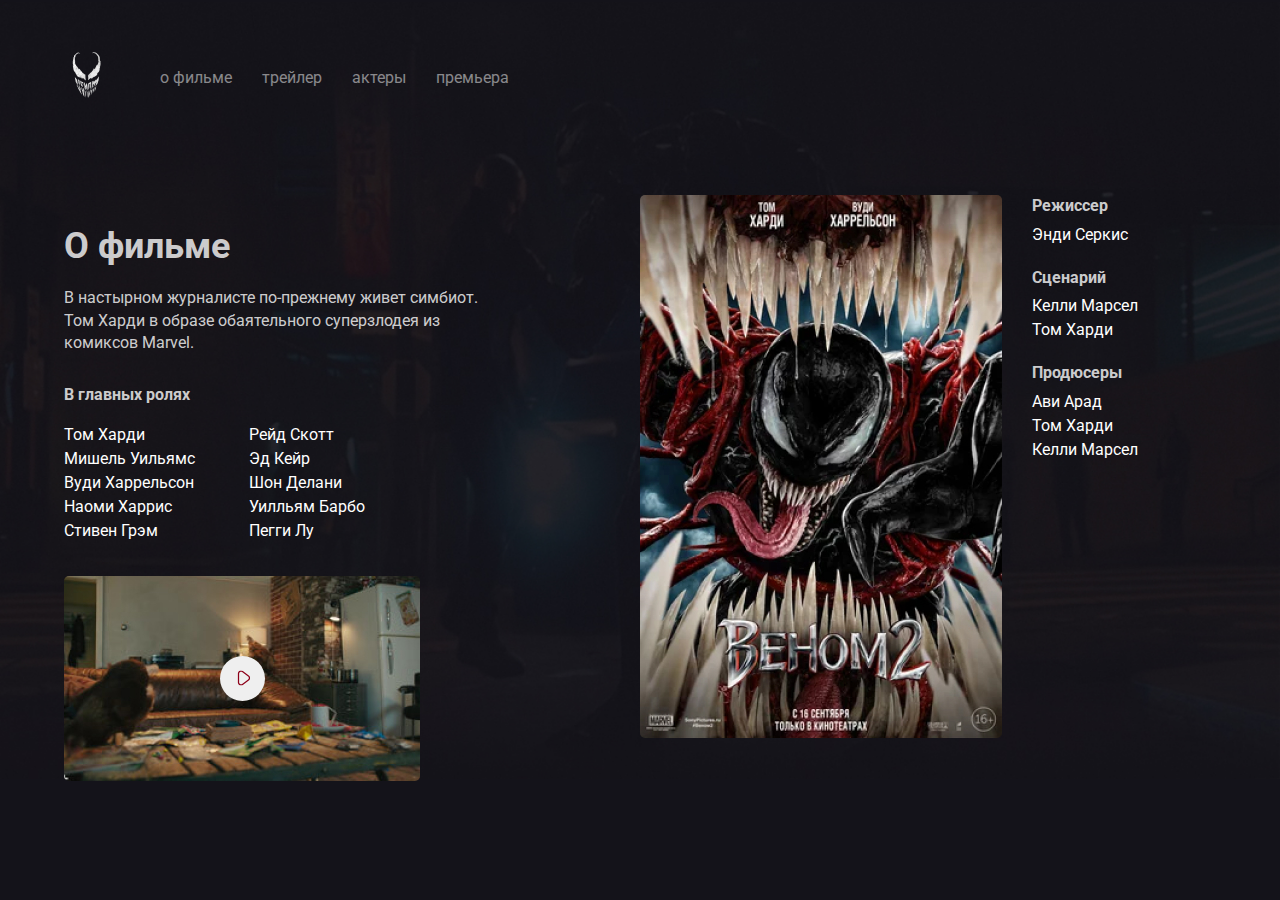
<file: about.html>
<!DOCTYPE html>
<html lang="ru">

<head>
  <meta charset="UTF-8" />
  <meta http-equiv="X-UA-Compatible" content="IE=edge" />
  <meta name="viewport" content="width=device-width, initial-scale=1.0" />
  <title>О фильме — Venom 2</title>
  <link rel="preconnect" href="https://fonts.gstatic.com" />
  <link href="https://fonts.googleapis.com/css2?family=Roboto:wght@400;700&display=swap" rel="stylesheet" />
  <link rel="stylesheet" href="css/normalize.css" />
  <link rel="stylesheet" href="css/style.css" />
</head>

<body class="primary-bg">
  <div class="container">
    <header class="header">
      <a href="/" class="logo-link">
        <img width="46" height="71" src="img/logo.png" alt="logo: venom" class="logo-image" />
      </a>
      <nav class="nav">
        <button class="menu-button">
          <span class="menu-button-text">меню</span>
          <img src="img/menu.svg" alt="icon: burger-menu" class="menu-button-icon" />
        </button>
        <button class="menu-close">
          <span class="menu-close-text">закрыть</span>
          <img src="img/arrow.svg" alt="icon: arrow right" class="menu-close-icon" />
        </button>
        <ul class="nav-menu">
          <li class="nav-menu-item">
            <a href="about.html" class="nav-menu-link">о фильме</a>
          </li>
          <li class="nav-menu-item">
            <a href="trailer.html" class="nav-menu-link">трейлер</a>
          </li>
          <li class="nav-menu-item">
            <a href="actors.html" class="nav-menu-link">актеры</a>
          </li>
          <li class="nav-menu-item">
            <a href="premier.html" class="nav-menu-link">премьера</a>
          </li>
        </ul>
      </nav>
    </header>
    <div class="content">
      <div class="col">
        <h2 class="content-title">О фильме</h2>
        <p class="content-text">
          В настырном журналисте по-прежнему живет симбиот. Том Харди в образе обаятельного суперзлодея из комиксов
          Marvel.
        </p>
        <h3 class="content-subtitle">В главных ролях</h3>
        <ul class="list column-2">
          <li class="list-item">Том Харди</li>
          <li class="list-item">Мишель Уильямс</li>
          <li class="list-item">Вуди Харрельсон</li>
          <li class="list-item">Наоми Харрис</li>
          <li class="list-item">Стивен Грэм</li>
          <li class="list-item">Рейд Скотт</li>
          <li class="list-item">Эд Кейр</li>
          <li class="list-item">Шон Делани</li>
          <li class="list-item">Уилльям Барбо</li>
          <li class="list-item">Пегги Лу</li>
        </ul>
        <div class="trailer">
          <button class="play">
            <img src="img/play.svg" alt="icon: play" class="play-icon" />
          </button>
        </div>
        <!-- /.trailer -->
      </div>
      <!-- /.col -->
      <div class="col">
        <div class="poster-wrapper">
          <img src="img/poster.jpg" alt="photo: poster venom 2" class="poster" />
          <div class="creators">
            <h3 class="content-subtitle">Режиссер</h3>
            <ul class="list">
              <li class="list-item">Энди Серкис</li>
            </ul>
            <h3 class="content-subtitle">Сценарий</h3>
            <ul class="list">
              <li class="list-item">Келли Марсел</li>
              <li class="list-item">Том Харди</li>
            </ul>
            <h3 class="content-subtitle">Продюсеры</h3>
            <ul class="list">
              <li class="list-item">Ави Арад</li>
              <li class="list-item">Том Харди</li>
              <li class="list-item">Келли Марсел</li>
            </ul>
          </div>
        </div>
        <!-- /.creators -->
      </div>
      <!-- /.col -->
    </div>
    <!-- /.content -->
  </div>
  <!-- /.container -->
  <script src="js/main.js"></script>
</body>

</html>
</file>
<file: css/style.css>
body {
  background-color: #14131a;
  color: #fff;
  font-family: "Roboto", sans-serif;
}
img {
  max-width: 100%;
}
.container {
  /* max-width: 1140px; */
  width: 90%;
  margin: auto;
}
.venom {
  position: absolute;
  top: 0;
  right: 0;
  max-width: 728px;
  width: 50%;
}
.header {
  display: flex;
  align-items: center;
  padding-top: 40px;
  margin-bottom: 80px;
}
.logo-link {
  display: inline-block;
  margin-right: 50px;
}
.nav-menu {
  margin: 0;
  padding: 0;
  list-style: none;
  display: flex;
}
.nav-menu-item {
  margin-right: 30px;
}
.nav-menu-link {
  text-decoration: none;
  color: rgba(255, 255, 255, 0.5);
}
.film-logo {
  width: 70%;
}
.film-date {
  display: block;
  font-size: 24px;
  line-height: 28px;
  margin-bottom: 2%;
  color: rgba(255, 255, 255, 0.8);
}
.film-description {
  margin-top: 3%;
  max-width: 423px;
  font-size: 16px;
  line-height: 140%;
  color: rgba(255, 255, 255, 0.8);
}
.button {
  padding: 15px 30px;
  border: none;
  border-radius: 5px;
  text-decoration: none;
  cursor: pointer;
}
.button-icon,
.button-text {
  display: inline-block;
  vertical-align: middle;
}
.button-text {
  font-size: 14px;
  line-height: 16px;
  margin-left: 10px;
}
.button-primary {
  color: #8d0019;
  background-color: #fff;
}
.button-link {
  color: #fff;
}
.button-group {
  margin-top: 5%;
}

.blood {
  background: url("../img/blood.png") no-repeat top right / 70%,
    #14131a url("../img/background.jpg") no-repeat center center / 100%;
}
.primary-bg {
  background: #14131a url("../img/background.jpg") no-repeat center center /
    100%;
}
.content {
  display: flex;
}
.col {
  flex-basis: 50%;
}
.content-title {
  font-weight: bold;
  font-size: 36px;
  line-height: 42px;
  color: rgba(255, 255, 255, 0.8);
  margin-bottom: 20px;
}
.content-subtitle {
  font-size: 16px;
  line-height: 140%;
  color: rgba(255, 255, 255, 0.8);
  margin-bottom: 15px;
  margin-top: 0;
}
.content-text {
  font-size: 16px;
  line-height: 140%;
  color: rgba(255, 255, 255, 0.8);
  max-width: 423px;
  margin-bottom: 30px;
}
.content .list {
  list-style-type: none;
  padding: 0;
}
.list-item {
  line-height: 1.5;
}
.column-2 {
  -webkit-column-count: 2;
  -moz-column-count: 2;
  column-count: 2;
  -webkit-column-gap: 20px;
  -moz-column-gap: 20px;
  column-gap: 20px;
  max-width: 350px;
}
.content .trailer {
  width: 356px;
  height: 205px;
  background: url("../img/trailer-cover.jpg") no-repeat center / contain;
  border-radius: 5px;
  display: flex;
  align-items: center;
  justify-content: center;
  margin-top: 33px;
}
.trailer .play {
  width: 45px;
  height: 45px;
  border-radius: 50%;
  border: none;
  cursor: pointer;
}
.trailer .play-icon {
  transform: translate(1px, 2px);
}
.poster-wrapper {
  display: flex;
  align-items: start;
}
.poster {
  width: 362px;
  border-radius: 5px;
  margin-right: 30px;
}
.poster-wrapper .content-subtitle {
  margin-bottom: 5px;
}

.poster-wrapper .list {
  margin: 0;
  margin-bottom: 20px;
}
.menu-button {
  display: none;
}
.menu-close {
  display: none;
}
.hide-form {
  box-sizing: border-box;
  position: fixed;
  bottom: -100vh;
  right: 60px;
  width: 320px;
  max-height: 100vh;
  overflow-y: auto;
  transition: botton 0.5s linear;
}
.hide-form-active {
  bottom: 0 !important;
}
.hide-form a {
  color: inherit;
  font-style: italic;
}
.order-trigger {
  width: 150px;
  height: 30px;
  display: block;
  margin-left: auto;
  background-color: #b30303;
  color: #efe8f4;
  cursor: pointer;
  padding: 0 15px;
  border-top-left-radius: 15px;
  border-top-right-radius: 15px;
}
.order-trigger:hover {
  background-color: #4081af;
}
.order-ticket {
  background-color: #14131a;
  padding: 30px;
}
.order-ticket__form-wrapper {
  display: flex;
  flex-direction: column;
  margin: 0 auto;
}
.order-ticket__description {
  margin-bottom: 15px;
}
.order-ticket__label {
  position: relative;
  padding-top: 10px;
  margin-bottom: 15px;
}
.order-ticket__label-text {
  position: absolute;
  padding: 0 5px;
  left: 10px;
  top: 15px;
  background-color: #14131a;
  transition: top 0.2s linear, border-color 0.5s linear;
  border-left: 1px solid transparent;
  border-right: 1px solid transparent;
  border-top: 1px solid transparent;
  border-top-left-radius: 10px;
  border-bottom-right-radius: 10px;
}
.order-ticket__input {
  display: block;
  width: 100%;
  height: 35px;
  background-color: transparent;
  border: 1px solid #efe8f4;
  color: #efe8f4;
}
.order-ticket__label-focus .order-ticket__label-text,
.order-ticket__input:focus+ .order-ticket__label-text,
.order-ticket__input:active+ .order-ticket__label-text{
  top:0;
  border-color:#4081af;
}
.order-ticket__label-focus .order-ticket__input,
.order-ticket__input:active,
.order-ticket__input:focus{
  border-color:#4081af;
  outline: none;
}
.order-ticket__preloader-wrapper{
  display:none;
}
 @media (max-width: 1024px) {
  .content {
    flex-direction: column;
    padding-bottom: 5%;
  }
  .col {
    margin-bottom: 5%;
  }
  .header {
    margin-bottom: 4%;
  }
  .film {
    margin-top: 20%;
  }
}
@media (max-width: 768px) {
  .blood {
    background: #14131a;
  }
  .venom {
    top: 10%;
  }
}
@media (max-width: 576px) {
  .venom {
    top: 20%;
    width: 30%;
  }
  .nav-menu {
    position: fixed;
    left: 0;
    top: 0;
    z-index: 9;
    width: 100%;
    height: 100%;
    background-color: #fff;
    display: flex;
    justify-content: center;
    align-items: center;
    flex-direction: column;
    transform: translateX(100%);
    transition: transform 0.2s;
  }
  .nav-menu-item {
    margin-bottom: 2%;
    margin-top: 2%;
    margin-right: 0;
  }
  .menu-close {
    position: fixed;
    opacity: 0;
    right: 25px;
    top: 65px;
    display: flex;
    align-items: center;
    z-index: 10;
    border: none;
    background-color: #fff;
    cursor: pointer;
    transform: translateX(300%);
    transition: transform 0.2s;
    transition-delay: 0.4s;
  }
  .is-active {
    transform: translateX(0%);
    opacity: 1;
  }
  .menu-close-text {
    margin-right: 10px;
  }
  .nav-menu-link {
    color: #14131a;
  }
  .nav {
    margin-left: auto;
  }
  .menu-button {
    display: flex;
    align-items: center;
    justify-content: center;
    padding: 10px;
    border: none;
    background-color: #14131a;
    cursor: pointer;
    color: #fff;
  }
  .menu-button-text {
    margin-right: 10px;
  }
  .button-group {
    display: flex;
    align-items: center;
    justify-content: center;
    flex-direction: column;
  }
  .film-text {
    text-align: center;
  }
  .poster-wrapper {
    flex-direction: column;
  }
  .poster {
    margin-bottom: 4%;
  }
  .content .trailer {
    max-width: 350px;
    width: 100%;
  }
  .poster {
    margin-right: 0;
    width: 100%;
    max-width: 350px;
  }
  .column-2 {
    column-count: 1;
  }
}
</file>
